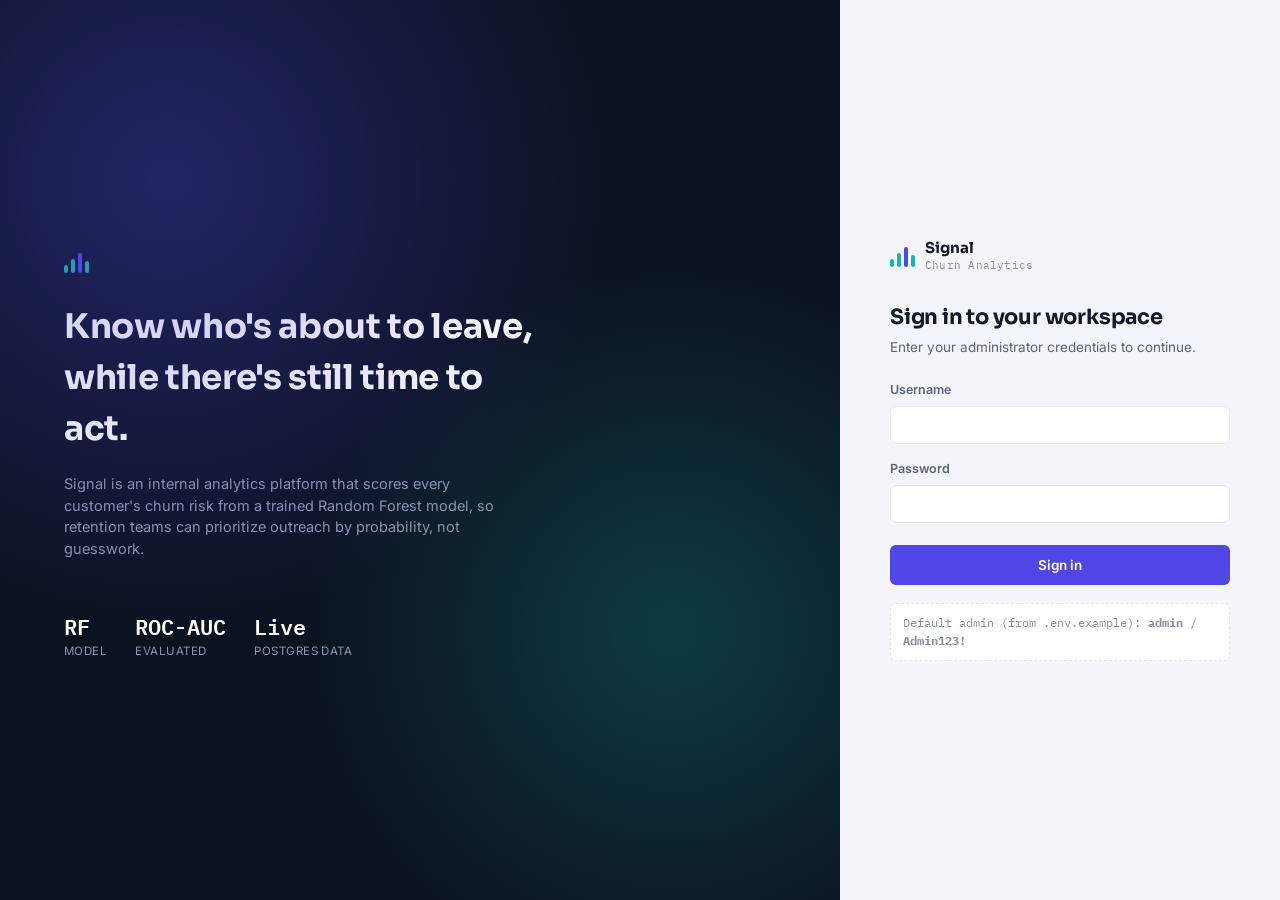
<file: frontend/index.html>
<!DOCTYPE html>
<html lang="en">
<head>
<meta charset="UTF-8" />
<title>Churn Analytics Platform</title>
<script>
  const token = localStorage.getItem('churn_access_token');
  window.location.replace(token ? 'dashboard.html' : 'login.html');
</script>
</head>
<body></body>
</html>
</file>
<file: frontend/css/style.css>
/* ============================================================
   Customer Churn Analytics Platform — Design System
   Palette: deep signal-navy ink + indigo accent, semantic risk colors
   Type: Sora (display) / Inter (body) / IBM Plex Mono (data figures)
   ============================================================ */

@import url('https://fonts.googleapis.com/css2?family=Sora:wght@500;600;700;800&family=Inter:wght@400;500;600;700&family=IBM+Plex+Mono:wght@500;600&display=swap');

:root {
  /* Core palette */
  --ink: #0B1220;
  --ink-2: #131B2E;
  --ink-border: #232D45;
  --canvas: #F3F5FA;
  --surface: #FFFFFF;
  --surface-2: #F8F9FC;
  --border: #E4E7F0;

  --text-primary: #131A2A;
  --text-secondary: #5B6478;
  --text-muted: #8890A2;
  --text-on-ink: #E7EAF3;
  --text-on-ink-muted: #8D96AF;

  /* Brand accent */
  --accent: #4F46E5;
  --accent-hover: #4338CA;
  --accent-soft: #EEEDFC;
  --accent-2: #14B8A6;

  /* Semantic risk colors */
  --risk-low: #0E9F6E;
  --risk-low-bg: #E7F8F1;
  --risk-medium: #D97706;
  --risk-medium-bg: #FEF3E2;
  --risk-high: #DC2626;
  --risk-high-bg: #FCE8E8;

  /* Status */
  --success: #0E9F6E;
  --danger: #DC2626;
  --warning: #D97706;

  /* Shape / elevation */
  --radius-sm: 6px;
  --radius-md: 10px;
  --radius-lg: 16px;
  --shadow-sm: 0 1px 2px rgba(19, 26, 42, 0.06);
  --shadow-md: 0 4px 16px rgba(19, 26, 42, 0.08);
  --shadow-lg: 0 12px 32px rgba(19, 26, 42, 0.12);

  --font-display: 'Sora', 'Inter', sans-serif;
  --font-body: 'Inter', -apple-system, BlinkMacSystemFont, sans-serif;
  --font-mono: 'IBM Plex Mono', 'SFMono-Regular', monospace;

  --sidebar-width: 248px;
  --topbar-height: 64px;
}

* { box-sizing: border-box; }

html, body {
  margin: 0;
  padding: 0;
  background: var(--canvas);
  color: var(--text-primary);
  font-family: var(--font-body);
  font-size: 14px;
  line-height: 1.5;
  -webkit-font-smoothing: antialiased;
}

h1, h2, h3, h4 {
  font-family: var(--font-display);
  font-weight: 700;
  color: var(--text-primary);
  margin: 0 0 4px 0;
  letter-spacing: -0.01em;
}

a { color: var(--accent); text-decoration: none; }
a:hover { color: var(--accent-hover); }

button { font-family: var(--font-body); }

:focus-visible {
  outline: 2px solid var(--accent);
  outline-offset: 2px;
}

/* ---------------- Layout shell ---------------- */

.app-shell {
  display: flex;
  min-height: 100vh;
}

.sidebar {
  width: var(--sidebar-width);
  background: var(--ink);
  color: var(--text-on-ink);
  flex-shrink: 0;
  position: fixed;
  top: 0;
  left: 0;
  bottom: 0;
  display: flex;
  flex-direction: column;
  z-index: 20;
  transition: transform 0.2s ease;
}

.sidebar-brand {
  display: flex;
  align-items: center;
  gap: 10px;
  padding: 22px 20px;
  border-bottom: 1px solid var(--ink-border);
}

/* Signature element: signal-strength bars standing in for a logo mark —
   ties the visual identity directly to "connection risk", the subject of
   the product. Bars animate subtly to suggest a live signal. */
.signal-mark {
  display: flex;
  align-items: flex-end;
  gap: 3px;
  height: 22px;
}
.signal-mark span {
  width: 4px;
  background: var(--accent-2);
  border-radius: 2px;
  animation: pulse 2.2s ease-in-out infinite;
}
.signal-mark span:nth-child(1) { height: 8px; animation-delay: 0s; }
.signal-mark span:nth-child(2) { height: 14px; animation-delay: 0.15s; }
.signal-mark span:nth-child(3) { height: 20px; animation-delay: 0.3s; background: var(--accent); }
.signal-mark span:nth-child(4) { height: 12px; animation-delay: 0.45s; }
@keyframes pulse {
  0%, 100% { opacity: 0.55; transform: scaleY(0.85); }
  50% { opacity: 1; transform: scaleY(1); }
}
@media (prefers-reduced-motion: reduce) {
  .signal-mark span { animation: none; }
}

.brand-name {
  font-family: var(--font-display);
  font-weight: 700;
  font-size: 15px;
  color: #fff;
  line-height: 1.2;
}
.brand-sub {
  font-size: 11px;
  color: var(--text-on-ink-muted);
  font-family: var(--font-mono);
  letter-spacing: 0.02em;
}

.sidebar-nav {
  flex: 1;
  padding: 16px 12px;
  overflow-y: auto;
}

.nav-link {
  display: flex;
  align-items: center;
  gap: 10px;
  padding: 10px 12px;
  border-radius: var(--radius-sm);
  color: var(--text-on-ink-muted);
  font-size: 13.5px;
  font-weight: 500;
  margin-bottom: 2px;
  transition: background 0.12s ease, color 0.12s ease;
}
.nav-link:hover { background: var(--ink-2); color: #fff; }
.nav-link.active {
  background: var(--accent);
  color: #fff;
}
.nav-link .nav-icon { width: 16px; text-align: center; flex-shrink: 0; }

.sidebar-footer {
  padding: 14px 12px;
  border-top: 1px solid var(--ink-border);
}

.main-area {
  flex: 1;
  margin-left: var(--sidebar-width);
  min-width: 0;
}

.topbar {
  height: var(--topbar-height);
  background: var(--surface);
  border-bottom: 1px solid var(--border);
  display: flex;
  align-items: center;
  justify-content: space-between;
  padding: 0 28px;
  position: sticky;
  top: 0;
  z-index: 10;
}

.topbar-title { font-size: 17px; }
.topbar-title .eyebrow {
  display: block;
  font-family: var(--font-mono);
  font-size: 11px;
  color: var(--text-muted);
  font-weight: 500;
  letter-spacing: 0.04em;
  text-transform: uppercase;
  margin-bottom: 2px;
}

.topbar-user {
  display: flex;
  align-items: center;
  gap: 12px;
  font-size: 13px;
  color: var(--text-secondary);
}
.avatar {
  width: 30px; height: 30px;
  border-radius: 50%;
  background: var(--accent-soft);
  color: var(--accent);
  display: flex; align-items: center; justify-content: center;
  font-weight: 700; font-size: 12px;
  font-family: var(--font-display);
}

.page-content { padding: 28px; max-width: 1400px; }

/* ---------------- Cards / stat tiles ---------------- */

.card {
  background: var(--surface);
  border: 1px solid var(--border);
  border-radius: var(--radius-lg);
  padding: 20px;
  box-shadow: var(--shadow-sm);
}

.stat-grid {
  display: grid;
  grid-template-columns: repeat(auto-fit, minmax(190px, 1fr));
  gap: 16px;
  margin-bottom: 24px;
}

.stat-card {
  background: var(--surface);
  border: 1px solid var(--border);
  border-radius: var(--radius-lg);
  padding: 18px 20px;
  box-shadow: var(--shadow-sm);
}
.stat-label {
  font-size: 12px;
  color: var(--text-muted);
  font-weight: 600;
  text-transform: uppercase;
  letter-spacing: 0.03em;
  margin-bottom: 8px;
}
.stat-value {
  font-family: var(--font-mono);
  font-size: 28px;
  font-weight: 600;
  color: var(--text-primary);
}
.stat-value.accent { color: var(--accent); }
.stat-value.high { color: var(--risk-high); }
.stat-value.medium { color: var(--risk-medium); }
.stat-value.low { color: var(--risk-low); }

.charts-grid {
  display: grid;
  grid-template-columns: repeat(auto-fit, minmax(380px, 1fr));
  gap: 16px;
  margin-bottom: 24px;
}
.chart-card {
  background: var(--surface);
  border: 1px solid var(--border);
  border-radius: var(--radius-lg);
  padding: 20px;
  box-shadow: var(--shadow-sm);
}
.chart-card h3 { font-size: 14px; margin-bottom: 14px; }
.chart-wrap { position: relative; height: 260px; }

/* ---------------- Tables ---------------- */

.table-card {
  background: var(--surface);
  border: 1px solid var(--border);
  border-radius: var(--radius-lg);
  box-shadow: var(--shadow-sm);
  overflow: hidden;
}

.table-toolbar {
  display: flex;
  gap: 10px;
  align-items: center;
  padding: 16px 20px;
  border-bottom: 1px solid var(--border);
  flex-wrap: wrap;
}

table { width: 100%; border-collapse: collapse; font-size: 13.5px; }
thead th {
  text-align: left;
  padding: 12px 20px;
  font-size: 11px;
  font-weight: 700;
  text-transform: uppercase;
  letter-spacing: 0.04em;
  color: var(--text-muted);
  background: var(--surface-2);
  border-bottom: 1px solid var(--border);
  white-space: nowrap;
}
tbody td {
  padding: 13px 20px;
  border-bottom: 1px solid var(--border);
  color: var(--text-primary);
  vertical-align: middle;
}
tbody tr:last-child td { border-bottom: none; }
tbody tr:hover { background: var(--surface-2); }
.mono { font-family: var(--font-mono); font-size: 13px; }

.empty-state {
  padding: 48px 20px;
  text-align: center;
  color: var(--text-muted);
}
.empty-state .empty-icon { font-size: 28px; margin-bottom: 8px; }

/* ---------------- Badges ---------------- */

.badge {
  display: inline-flex;
  align-items: center;
  gap: 5px;
  padding: 4px 10px;
  border-radius: 999px;
  font-size: 12px;
  font-weight: 600;
}
.badge::before {
  content: '';
  width: 6px; height: 6px;
  border-radius: 50%;
  background: currentColor;
}
.badge-high { background: var(--risk-high-bg); color: var(--risk-high); }
.badge-medium { background: var(--risk-medium-bg); color: var(--risk-medium); }
.badge-low { background: var(--risk-low-bg); color: var(--risk-low); }
.badge-neutral { background: var(--surface-2); color: var(--text-secondary); }

/* ---------------- Forms ---------------- */

.form-grid {
  display: grid;
  grid-template-columns: repeat(auto-fit, minmax(220px, 1fr));
  gap: 16px;
}
.field { display: flex; flex-direction: column; gap: 6px; }
.field label {
  font-size: 12.5px;
  font-weight: 600;
  color: var(--text-secondary);
}
.field .hint { font-size: 11.5px; color: var(--text-muted); }
input, select, textarea {
  font-family: var(--font-body);
  font-size: 13.5px;
  padding: 10px 12px;
  border-radius: var(--radius-sm);
  border: 1px solid var(--border);
  background: var(--surface);
  color: var(--text-primary);
  width: 100%;
}
input:focus, select:focus, textarea:focus {
  border-color: var(--accent);
}
input.invalid, select.invalid { border-color: var(--danger); }
.field-error { font-size: 11.5px; color: var(--danger); min-height: 14px; }

/* ---------------- Buttons ---------------- */

.btn {
  display: inline-flex;
  align-items: center;
  justify-content: center;
  gap: 8px;
  padding: 10px 18px;
  border-radius: var(--radius-sm);
  font-size: 13.5px;
  font-weight: 600;
  border: 1px solid transparent;
  cursor: pointer;
  transition: background 0.12s ease, border-color 0.12s ease, opacity 0.12s ease;
}
.btn-primary { background: var(--accent); color: #fff; }
.btn-primary:hover { background: var(--accent-hover); }
.btn-secondary { background: var(--surface); color: var(--text-primary); border-color: var(--border); }
.btn-secondary:hover { background: var(--surface-2); }
.btn-danger { background: var(--surface); color: var(--danger); border-color: #F3C6C6; }
.btn-danger:hover { background: var(--risk-high-bg); }
.btn:disabled { opacity: 0.55; cursor: not-allowed; }
.btn-sm { padding: 6px 12px; font-size: 12.5px; }

/* ---------------- Search / filters ---------------- */

.search-input { position: relative; flex: 1; min-width: 200px; }
.search-input input { padding-left: 34px; }
.search-input .search-icon {
  position: absolute; left: 12px; top: 50%; transform: translateY(-50%);
  color: var(--text-muted); font-size: 13px;
}
select.filter-select { width: auto; min-width: 150px; }

/* ---------------- Modal ---------------- */

.modal-overlay {
  position: fixed; inset: 0;
  background: rgba(11, 18, 32, 0.5);
  display: none;
  align-items: center;
  justify-content: center;
  z-index: 100;
}
.modal-overlay.open { display: flex; }
.modal {
  background: var(--surface);
  border-radius: var(--radius-lg);
  padding: 24px;
  width: 420px;
  max-width: 92vw;
  box-shadow: var(--shadow-lg);
}
.modal h3 { margin-bottom: 8px; }
.modal p { color: var(--text-secondary); font-size: 13.5px; margin: 0 0 20px 0; }
.modal-actions { display: flex; justify-content: flex-end; gap: 10px; }

/* ---------------- Toast ---------------- */

#toast-container {
  position: fixed; top: 20px; right: 20px; z-index: 200;
  display: flex; flex-direction: column; gap: 8px;
}
.toast {
  background: var(--ink);
  color: #fff;
  padding: 12px 16px;
  border-radius: var(--radius-sm);
  font-size: 13px;
  box-shadow: var(--shadow-md);
  min-width: 240px;
  animation: slideIn 0.15s ease;
}
.toast.error { background: var(--danger); }
.toast.success { background: var(--success); }
@keyframes slideIn { from { opacity: 0; transform: translateX(12px); } to { opacity: 1; transform: translateX(0); } }

/* ---------------- Login page ---------------- */

.login-page {
  min-height: 100vh;
  display: flex;
  background: var(--ink);
}
.login-visual {
  flex: 1.1;
  display: flex;
  flex-direction: column;
  justify-content: center;
  padding: 64px;
  color: var(--text-on-ink);
  position: relative;
  overflow: hidden;
}
.login-visual::after {
  content: '';
  position: absolute;
  inset: 0;
  background: radial-gradient(circle at 20% 20%, rgba(79,70,229,0.35), transparent 45%),
              radial-gradient(circle at 80% 70%, rgba(20,184,166,0.25), transparent 40%);
  pointer-events: none;
}
.login-visual h1 {
  font-size: 34px;
  color: #fff;
  max-width: 480px;
  position: relative;
}
.login-visual p {
  color: var(--text-on-ink-muted);
  max-width: 440px;
  font-size: 14.5px;
  position: relative;
}
.login-stats { display: flex; gap: 28px; margin-top: 36px; position: relative; }
.login-stats div .n { font-family: var(--font-mono); font-size: 22px; font-weight: 600; color: #fff; }
.login-stats div .l { font-size: 11.5px; color: var(--text-on-ink-muted); text-transform: uppercase; letter-spacing: 0.04em; }

.login-panel {
  width: 440px;
  background: var(--canvas);
  display: flex;
  align-items: center;
  justify-content: center;
  padding: 40px;
}
.login-card {
  width: 100%;
  max-width: 340px;
}
.login-card .brand-row { display: flex; align-items: center; gap: 10px; margin-bottom: 28px; }
.login-card h2 { font-size: 21px; margin-bottom: 4px; }
.login-card .sub { color: var(--text-secondary); font-size: 13.5px; margin-bottom: 24px; }
.login-card .field { margin-bottom: 16px; }
.login-card .btn { width: 100%; margin-top: 6px; padding: 11px; }
.login-error {
  background: var(--risk-high-bg);
  color: var(--risk-high);
  padding: 10px 12px;
  border-radius: var(--radius-sm);
  font-size: 13px;
  margin-bottom: 16px;
  display: none;
}
.login-error.show { display: block; }
.demo-hint {
  margin-top: 18px;
  font-size: 12px;
  color: var(--text-muted);
  font-family: var(--font-mono);
  background: var(--surface);
  border: 1px dashed var(--border);
  border-radius: var(--radius-sm);
  padding: 10px 12px;
}

/* ---------------- Utility ---------------- */

.flex { display: flex; }
.flex-between { display: flex; align-items: center; justify-content: space-between; }
.gap-8 { gap: 8px; }
.gap-12 { gap: 12px; }
.mb-16 { margin-bottom: 16px; }
.mb-24 { margin-bottom: 24px; }
.text-muted { color: var(--text-muted); }
.text-secondary { color: var(--text-secondary); }
.section-title { display: flex; align-items: center; justify-content: space-between; margin-bottom: 16px; }
.pagination { display: flex; align-items: center; justify-content: space-between; padding: 14px 20px; border-top: 1px solid var(--border); font-size: 12.5px; color: var(--text-muted); }
.loading-row td { text-align: center; padding: 32px; color: var(--text-muted); }
.progress-track { height: 6px; background: var(--surface-2); border-radius: 4px; overflow: hidden; width: 90px; }
.progress-fill { height: 100%; border-radius: 4px; }

/* ---------------- Responsive ---------------- */

@media (max-width: 900px) {
  .sidebar { transform: translateX(-100%); }
  .sidebar.open { transform: translateX(0); }
  .main-area { margin-left: 0; }
  .login-visual { display: none; }
  .login-panel { width: 100%; }
}
</file>
